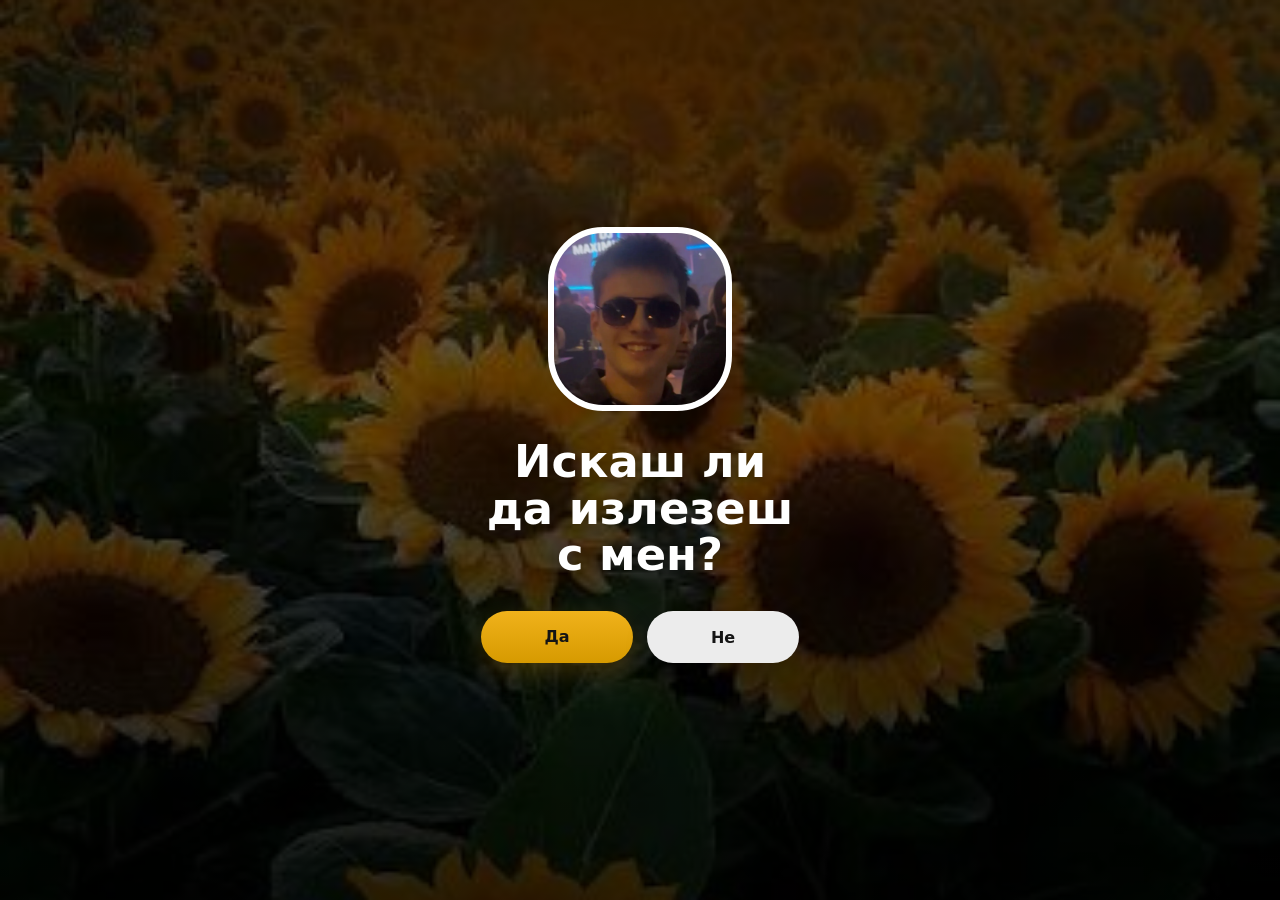
<file: index.html>
<!DOCTYPE html>
<html lang="bg">
<head>
  <meta charset="UTF-8">
  <meta name="viewport" content="width=device-width, initial-scale=1.0, viewport-fit=cover">
  <meta name="theme-color" content="#d69a00">
  <title>Искаш ли да излезеш с мен?</title>
  <link rel="stylesheet" href="style.css">
</head>
<body data-page="home">
  <!-- Fixed romantic background -->
  <div class="background-layer" aria-hidden="true"></div>

  <!-- First page content -->
  <main class="page page-center home-page">
    <section class="home-card animate-in" aria-labelledby="home-title">
      <img class="profile-photo" src="assets/me.png" alt="Моя снимка">

      <h1 id="home-title">Искаш ли да излезеш с мен?</h1>

      <div class="button-zone" aria-label="Избор">
        <button class="button button-primary yes-button" type="button">
          Да
        </button>
        <button class="button button-secondary no-button" type="button" aria-label="Не">
          Не
        </button>
      </div>
    </section>
  </main>

  <script src="script.js"></script>
</body>
</html>
</file>
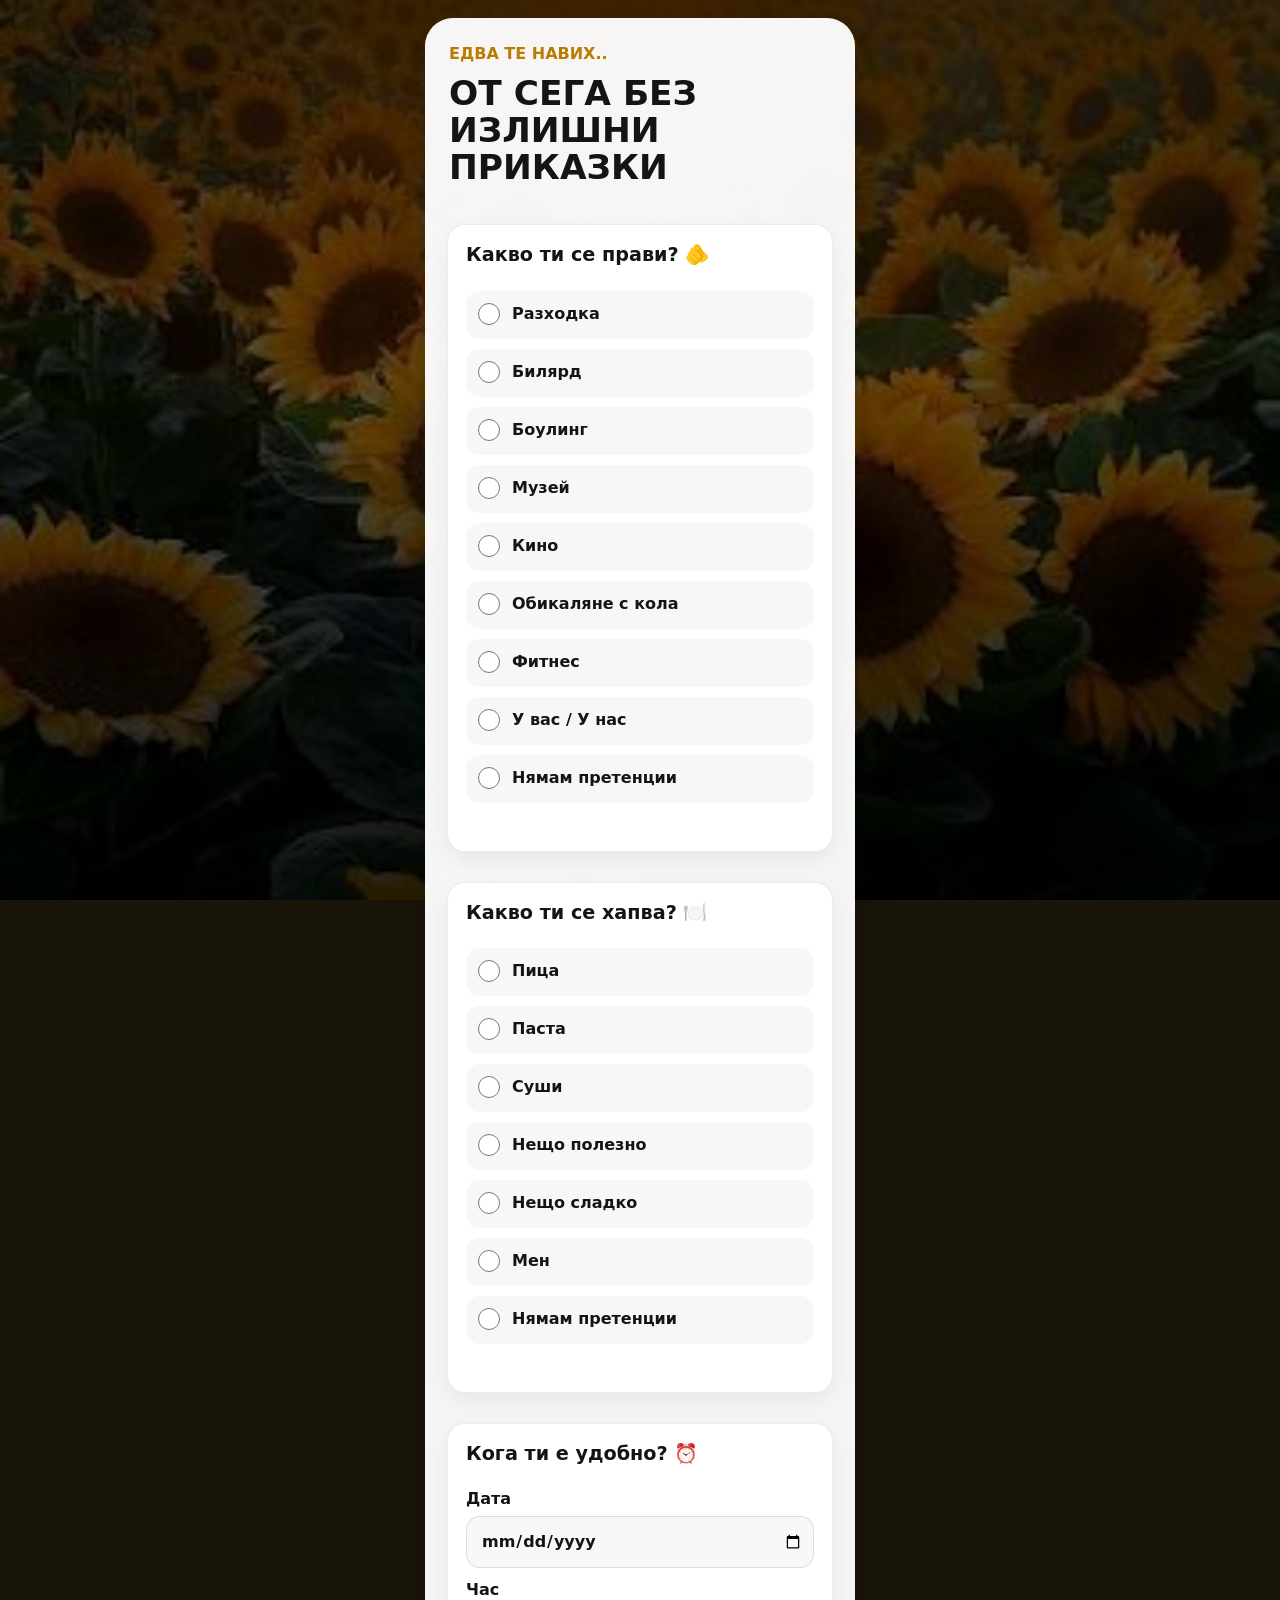
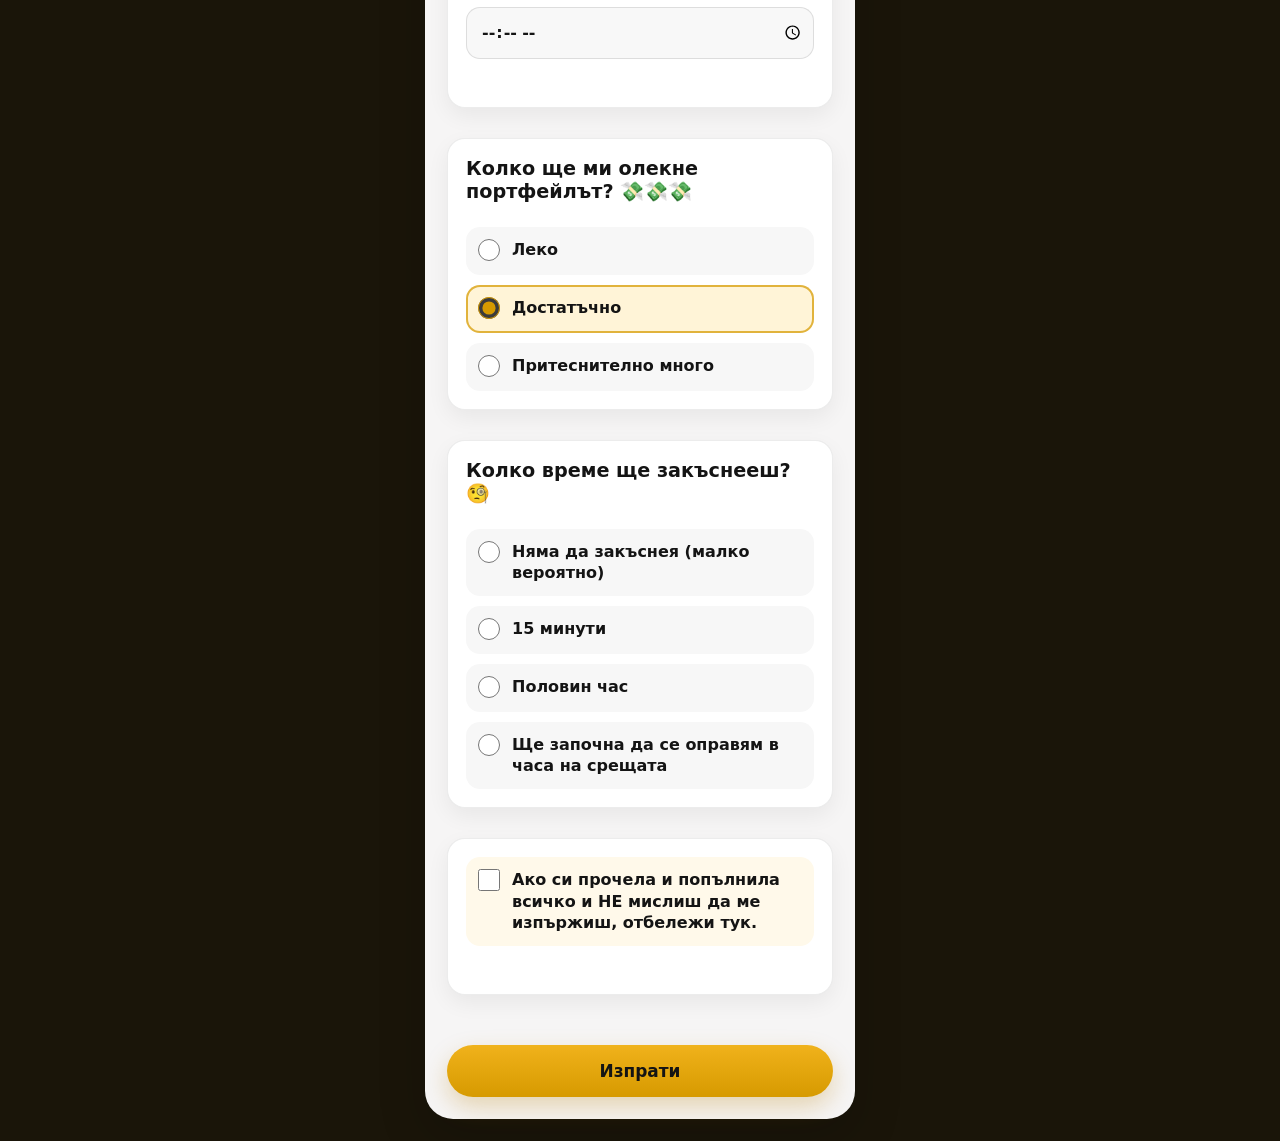
<file: form.html>
<!DOCTYPE html>
<html lang="bg">
<head>
  <meta charset="UTF-8">
  <meta name="viewport" content="width=device-width, initial-scale=1.0, viewport-fit=cover">
  <meta name="theme-color" content="#d69a00">
  <title>Само още няколко нещица</title>
  <link rel="stylesheet" href="style.css">
</head>
<body data-page="form">
  <!-- Fixed romantic background -->
  <div class="background-layer" aria-hidden="true"></div>

  <!-- Form page content -->
  <main class="page form-page">
    <section class="form-card animate-in" aria-labelledby="form-title">
      <header class="form-header">
        <p class="form-kicker">Едва те навих..</p>
        <h1 id="form-title">ОТ СЕГА БЕЗ ИЗЛИШНИ ПРИКАЗКИ </h1>
      </header>

      <form id="date-form" action="https://api.web3forms.com/submit" method="POST" novalidate>
        <input type="hidden" name="access_key" value="8707fc64-793f-4a68-8274-8995b80c4cbd">
        <input type="hidden" name="subject" value="Нова среща със Симонка">
        <input type="hidden" name="from_name" value="Date Website">

        <!-- Question 1 -->
        <fieldset class="question" data-field-group="Activity">
          <legend>Какво ти се прави? 🫵</legend>
          <div class="option-list">
            <label class="radio-option">
              <input type="radio" name="Activity" value="Разходка" required>
              <span>Разходка</span>
            </label>
            <label class="radio-option">
              <input type="radio" name="Activity" value="Билярд">
              <span>Билярд</span>
            </label>
            <label class="radio-option">
              <input type="radio" name="Activity" value="Боулинг">
              <span>Боулинг</span>
            </label>
            <label class="radio-option">
              <input type="radio" name="Activity" value="Музей">
              <span>Музей</span>
            </label>
            <label class="radio-option">
              <input type="radio" name="Activity" value="Кино">
              <span>Кино</span>
            </label>
            <label class="radio-option">
              <input type="radio" name="Activity" value="Обикаляне с колата">
              <span>Обикаляне с кола</span>
            </label>
            <label class="radio-option">
              <input type="radio" name="Activity" value="Терапия за двойки??">
              <span>Фитнес</span>
            </label>
            <label class="radio-option">
              <input type="radio" name="Activity" value="У вас / У нас">
              <span>У вас / У нас</span>
            </label>
            <label class="radio-option">
              <input type="radio" name="Activity" value="Изненада">
              <span>Нямам претенции</span>
            </label>
          </div>
          <p class="error-message" id="activity-error" role="alert"></p>
        </fieldset>

        <!-- Question 2 -->
        <fieldset class="question" data-field-group="Food">
          <legend>Какво ти се хапва? 🍽️</legend>
          <div class="option-list">
            <label class="radio-option">
              <input type="radio" name="Food" value="Пица" required>
              <span>Пица</span>
            </label>
            <label class="radio-option">
              <input type="radio" name="Food" value="Паста">
              <span>Паста</span>
            </label>
            <label class="radio-option">
              <input type="radio" name="Food" value="Суши">
              <span>Суши</span>
            </label>
            <label class="radio-option">
              <input type="radio" name="Food" value="Нещо полезно">
              <span>Нещо полезно</span>
            </label>
            <label class="radio-option">
              <input type="radio" name="Food" value="Нещо сладко">
              <span>Нещо сладко</span>
            </label>
            <label class="radio-option">
              <input type="radio" name="Food" value="Нямам претенции">
              <span>Мен</span>
            </label>
            <label class="radio-option">
              <input type="radio" name="Food" value="Нямам претенции">
              <span>Нямам претенции</span>
            </label>
          </div>
          <p class="error-message" id="food-error" role="alert"></p>
        </fieldset>

        <!-- Question 3 -->
        <fieldset class="question">
          <legend>Кога ти е удобно? ⏰</legend>
          <div class="date-time-grid">
            <label class="field-label" for="date-field">
              <span>Дата</span>
              <input id="date-field" type="date" name="Date" required>
            </label>
            <label class="field-label" for="time-field">
              <span>Час</span>
              <input id="time-field" type="time" name="Time" required>
            </label>
          </div>
          <p class="error-message" id="datetime-error" role="alert"></p>
        </fieldset>

        <!-- Wallet question -->
        <fieldset class="question wallet-question" data-field-group="Wallet">
          <legend>Колко ще ми олекне портфейлът? 💸💸💸</legend>
          <div class="option-list">
            <label class="radio-option">
              <input type="radio" name="Wallet" value="Леко">
              <span>Леко</span>
            </label>
            <label class="radio-option">
              <input type="radio" name="Wallet" value="Достатъчно" checked>
              <span>Достатъчно</span>
            </label>
            <label class="radio-option">
              <input type="radio" name="Wallet" value="Започваш да ме притесняваш">
              <span>Притеснително много</span>
            </label>
          </div>
        </fieldset>

        <!-- Optional delay question -->
        <fieldset class="question" data-field-group="Delay">
          <legend>Колко време ще закъснееш? 🧐</legend>
          <div class="option-list">
            <label class="radio-option">
              <input type="radio" name="Delay" value="Няма да закъснея">
              <span>Няма да закъснея (малко вероятно)</span>
            </label>
            <label class="radio-option">
              <input type="radio" name="Delay" value="5 минути">
              <span>15 минути</span>
            </label>
            <label class="radio-option">
              <input type="radio" name="Delay" value="Половин час">
              <span>Половин час</span>
            </label>
            <label class="radio-option">
              <input type="radio" name="Delay" value="Ще пиша &quot;идвам&quot; докато още съм вкъщи">
              <span>Ще започна да се оправям в часа на срещата</span>
            </label>
          </div>
        </fieldset>

        <!-- Required confirmation -->
        <fieldset class="question confirmation-question">
          <label class="checkbox-option">
            <input id="confirm-field" type="checkbox" name="Checkbox state" value="Отбелязано" required>
            <span>Ако си прочела и попълнила всичко и НЕ мислиш да ме изпържиш, отбележи тук.</span>
          </label>
          <p class="error-message" id="confirm-error" role="alert"></p>
        </fieldset>

        <p class="form-status" id="form-status" role="status" aria-live="polite"></p>

        <button class="button button-primary submit-button" type="submit">
          Изпрати
        </button>
      </form>
    </section>
  </main>

  <script src="script.js"></script>
  <script src="form.js"></script>
</body>
</html>
</file>
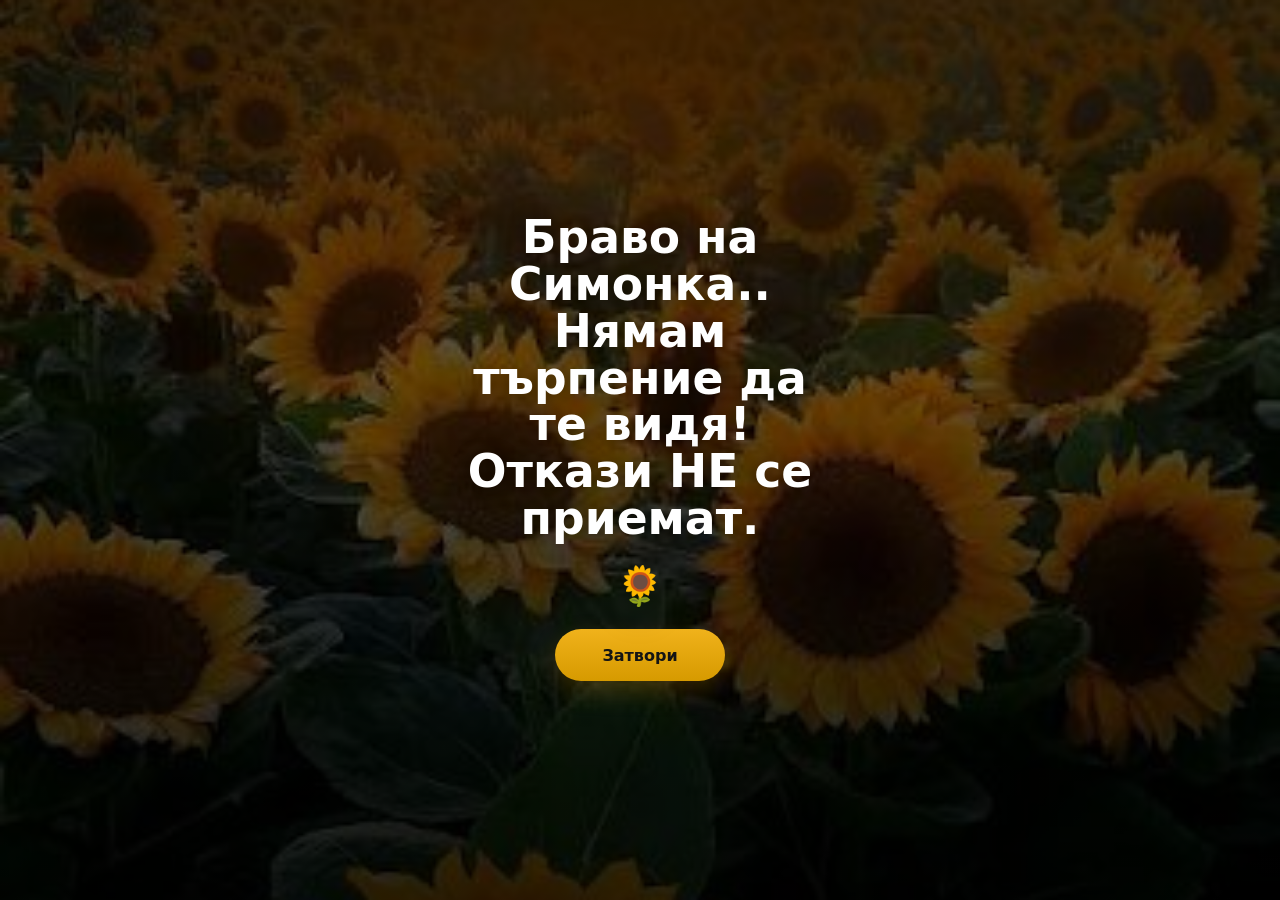
<file: success.html>
<!DOCTYPE html>
<html lang="bg">
<head>
  <meta charset="UTF-8">
  <meta name="viewport" content="width=device-width, initial-scale=1.0, viewport-fit=cover">
  <meta name="theme-color" content="#d69a00">
  <title>Нямам търпение!</title>
  <link rel="stylesheet" href="style.css">
</head>
<body data-page="success">
  <!-- Fixed romantic background -->
  <div class="background-layer" aria-hidden="true"></div>

  <!-- Success page content -->
  <main class="page page-center success-page">
    <section class="success-content animate-in" aria-labelledby="success-title">
      <h1 id="success-title">Браво на Симонка.. Нямам търпение да те видя! Откази НЕ се приемат.</h1>
      <div class="sunflower" aria-hidden="true">🌻</div>
      <button class="button button-primary close-button" type="button">
        Затвори
      </button>
    </section>
  </main>

  <script src="script.js"></script>
</body>
</html>
</file>
<file: style.css>
:root {
  --sunflower: #d69a00;
  --sunflower-dark: #b77d00;
  --sunflower-soft: #ffe4a3;
  --white: #ffffff;
  --light-gray: #ececec;
  --black: #141414;
  --muted: #626262;
  --danger: #b3261e;
  --success: #326b38;
  --shadow-soft: 0 18px 48px rgba(0, 0, 0, 0.18);
  --shadow-button: 0 10px 24px rgba(183, 125, 0, 0.28);
  --radius-lg: 28px;
  --radius-md: 18px;
  --radius-sm: 14px;
  --page-padding: max(20px, env(safe-area-inset-left));
  --ease-premium: cubic-bezier(0.22, 1, 0.36, 1);
}

* {
  box-sizing: border-box;
}

html {
  min-height: 100%;
  background: #1a1509;
  overflow-x: hidden;
}

body {
  min-height: 100dvh;
  margin: 0;
  color: var(--black);
  font-family: ui-rounded, "SF Pro Rounded", "Avenir Next", system-ui, -apple-system, BlinkMacSystemFont, "Segoe UI", sans-serif;
  overflow-x: hidden;
  -webkit-font-smoothing: antialiased;
  text-rendering: optimizeLegibility;
}

button,
input {
  font: inherit;
  min-width: 0;
}

button {
  -webkit-tap-highlight-color: transparent;
}

/* Shared sunflower background */
.background-layer,
.background-layer::before,
.background-layer::after {
  position: fixed;
  inset: 0;
  pointer-events: none;
}

.background-layer {
  z-index: -2;
  background: #161208;
}

.background-layer::before {
  content: "";
  z-index: -2;
  background-image: url("assets/background.jpeg");
  background-position: center;
  background-size: cover;
  background-repeat: no-repeat;
}

.background-layer::after {
  content: "";
  z-index: -1;
  background:
    linear-gradient(180deg, rgba(0, 0, 0, 0.66), rgba(0, 0, 0, 0.38) 42%, rgba(0, 0, 0, 0.72)),
    rgba(0, 0, 0, 0.24);
}

/* Shared page shell and animations */
.page {
  position: relative;
  z-index: 1;
  width: 100%;
  min-height: 100dvh;
  padding: calc(18px + env(safe-area-inset-top)) 20px calc(22px + env(safe-area-inset-bottom));
}

.page-center {
  display: grid;
  place-items: center;
}

.animate-in {
  animation: fadeSlideUp 720ms var(--ease-premium) both;
}

body.page-exit .animate-in,
body.page-exit .form-card,
body.page-exit .success-content {
  animation: pageFadeOut 260ms ease both;
}

@keyframes fadeSlideUp {
  from {
    opacity: 0;
    transform: translateY(18px) scale(0.98);
  }
  to {
    opacity: 1;
    transform: translateY(0) scale(1);
  }
}

@keyframes pageFadeOut {
  to {
    opacity: 0;
    transform: translateY(8px) scale(0.98);
  }
}

@keyframes sunflowerFloat {
  0%,
  100% {
    transform: translateY(0) rotate(-7deg) scale(1);
  }
  50% {
    transform: translateY(-8px) rotate(8deg) scale(1.08);
  }
}

/* Buttons */
.button {
  min-height: 52px;
  border: 0;
  border-radius: 999px;
  padding: 14px 26px;
  font-weight: 800;
  font-size: 1rem;
  letter-spacing: 0;
  cursor: pointer;
  touch-action: manipulation;
  transition:
    transform 240ms var(--ease-premium),
    box-shadow 240ms var(--ease-premium),
    background-color 240ms ease,
    opacity 220ms ease;
}

.button:active {
  transform: translateY(2px) scale(0.98);
}

.button:focus-visible {
  outline: 3px solid rgba(255, 255, 255, 0.85);
  outline-offset: 4px;
}

.button-primary {
  color: var(--black);
  background: linear-gradient(180deg, #f0b21b 0%, var(--sunflower) 100%);
  box-shadow: var(--shadow-button);
}

.button-secondary {
  color: var(--black);
  background: var(--light-gray);
  box-shadow: 0 10px 24px rgba(0, 0, 0, 0.16);
}

@media (hover: hover) {
  .button:hover {
    transform: translateY(-2px);
  }
}

/* First page */
.home-card {
  width: min(100%, 360px);
  display: grid;
  justify-items: center;
  text-align: center;
}

.profile-photo {
  width: clamp(162px, 48vw, 184px);
  aspect-ratio: 1;
  border-radius: 30%;
  border: 6px solid var(--white);
  object-fit: cover;
  background: var(--light-gray);
  box-shadow: var(--shadow-soft);
  animation: profileGlow 3.8s ease-in-out infinite;
}

@keyframes profileGlow {
  0%,
  100% {
    box-shadow: 0 18px 48px rgba(0, 0, 0, 0.22), 0 0 0 0 rgba(255, 220, 127, 0);
  }
  50% {
    box-shadow: 0 18px 48px rgba(0, 0, 0, 0.22), 0 0 0 10px rgba(255, 220, 127, 0.14);
  }
}

.home-card h1 {
  max-width: 330px;
  margin: 28px 0 26px;
  color: var(--white);
  font-size: clamp(2.05rem, 9vw, 2.8rem);
  line-height: 1.04;
  font-weight: 800;
  letter-spacing: 0;
  text-shadow: 0 3px 18px rgba(0, 0, 0, 0.38);
}

.button-zone {
  position: relative;
  width: min(100%, 318px);
  min-height: 64px;
  display: grid;
  grid-template-columns: 1fr 1fr;
  gap: 14px;
  align-items: center;
}

.yes-button,
.no-button {
  width: 100%;
}

.yes-button {
  --yes-scale: 1;
  transform: scale(var(--yes-scale));
  transform-origin: center;
}

.yes-button.yes-growing {
  box-shadow: 0 18px 34px rgba(214, 154, 0, 0.42);
}

.no-button {
  z-index: 5;
  will-change: transform, left, top, opacity;
}

.no-button.is-running {
  position: fixed;
  width: 92px;
  transition:
    left 330ms var(--ease-premium),
    top 330ms var(--ease-premium),
    transform 330ms var(--ease-premium),
    opacity 220ms ease;
}

.no-button.is-tiny {
  width: 36px;
  min-height: 36px;
  padding: 0;
  font-size: 0.68rem;
}

.no-button.is-gone {
  opacity: 0;
  pointer-events: none;
  transform: scale(0) rotate(540deg);
}

/* Form page */
.form-page {
  display: flex;
  align-items: flex-start;
  justify-content: center;
  padding-top: calc(18px + env(safe-area-inset-top));
}

.form-card {
  width: min(100%, 430px);
  margin: 0 auto;
  border-radius: var(--radius-lg);
  padding: 22px;
  background: rgba(255, 255, 255, 0.96);
  box-shadow: var(--shadow-soft);
  animation: fadeSlideUp 720ms var(--ease-premium) both;
}

.form-header {
  padding: 4px 2px 18px;
}

.form-kicker {
  margin: 0 0 12px;
  color: var(--sunflower-dark);
  font-size: 1rem;
  font-weight: 800;
  text-transform: uppercase;
}

.form-header h1 {
  margin: 0 0 20px 0;
  font-size: clamp(1.72rem, 7.6vw, 2.15rem);
  line-height: 1.08;
  letter-spacing: 0;
}

.question {
  min-width: 0;
  margin: 0 0 30px;
  padding: 18px;
  border: 1px solid rgba(20, 20, 20, 0.08);
  border-radius: var(--radius-md);
  background: #ffffff;
  box-shadow: 0 8px 22px rgba(0, 0, 0, 0.06);
}

.question legend {
  display: block;
  float: left;
  width: 100%;
  margin: 0;
  padding: 0 0 24px;
  font-size: 1.2rem;
  font-weight: 800;
  line-height: 1.2;
}

.question legend + * {
  clear: both;
}

.option-list {
  display: grid;
  gap: 10px;
}

.radio-option,
.checkbox-option,
.field-label {
  color: var(--black);
}

.radio-option,
.checkbox-option {
  display: flex;
  align-items: flex-start;
  gap: 12px;
  min-height: 48px;
  border-radius: var(--radius-sm);
  padding: 12px;
  background: #f7f7f7;
  font-weight: 700;
  line-height: 1.35;
  transition:
    background-color 220ms ease,
    box-shadow 220ms ease,
    transform 220ms var(--ease-premium);
}

.radio-option:has(input:checked),
.checkbox-option:has(input:checked) {
  background: #fff4d7;
  box-shadow: inset 0 0 0 2px rgba(214, 154, 0, 0.72);
}

.radio-option:active,
.checkbox-option:active {
  transform: scale(0.99);
}

.radio-option input,
.checkbox-option input {
  flex: 0 0 auto;
  width: 22px;
  height: 22px;
  margin: 0;
  accent-color: var(--sunflower);
}

.date-time-grid {
  display: grid;
  gap: 12px;
}

.field-label {
  display: grid;
  gap: 8px;
  font-weight: 800;
}

.field-label input {
  width: 100%;
  max-width: 100%;
  min-width: 0;
  min-height: 52px;
  border: 1px solid rgba(20, 20, 20, 0.14);
  border-radius: var(--radius-sm);
  padding: 12px 14px;
  color: var(--black);
  background: #f8f8f8;
  font-size: 1rem;
  transition:
    border-color 220ms ease,
    box-shadow 220ms ease,
    background-color 220ms ease;
}

.field-label input[type="date"],
.field-label input[type="time"] {
  display: block;
  overflow: hidden;
  padding-right: 12px;
  line-height: 1.2;
  white-space: nowrap;
  text-overflow: ellipsis;
  -webkit-appearance: none;
  appearance: none;
  background-clip: padding-box;
  color-scheme: light;
}

.field-label input[type="date"]::-webkit-date-and-time-value,
.field-label input[type="time"]::-webkit-date-and-time-value {
  min-width: 0;
  max-width: 100%;
  text-align: left;
  overflow: hidden;
  text-overflow: ellipsis;
}

.field-label input[type="date"]::-webkit-calendar-picker-indicator,
.field-label input[type="time"]::-webkit-calendar-picker-indicator {
  margin-left: 4px;
  padding: 0;
}

.field-label input:focus {
  outline: 0;
  border-color: var(--sunflower);
  background: #ffffff;
  box-shadow: 0 0 0 4px rgba(214, 154, 0, 0.18);
}

.confirmation-question {
  margin-bottom: 18px;
}

.checkbox-option {
  background: #fff9ea;
}

.error-message,
.form-status {
  min-height: 20px;
  margin: 10px 2px 0;
  font-size: 0.9rem;
  font-weight: 700;
  line-height: 1.35;
}

.error-message {
  color: var(--danger);
}

.form-status {
  color: var(--muted);
  text-align: center;
}

.form-status.is-error {
  color: var(--danger);
}

.form-status.is-success {
  color: var(--success);
}

.is-invalid {
  box-shadow: inset 0 0 0 2px rgba(179, 38, 30, 0.46);
}

.submit-button {
  width: 100%;
  margin-top: 12px;
  font-size: 1.06rem;
}

.submit-button:disabled {
  cursor: wait;
  opacity: 0.72;
}

/* Success page */
.success-content {
  width: min(100%, 360px);
  display: grid;
  justify-items: center;
  gap: 20px;
  text-align: center;
}

.success-content h1 {
  margin: 0;
  color: var(--white);
  font-size: clamp(2rem, 10vw, 2.85rem);
  line-height: 1.03;
  font-weight: 800;
  letter-spacing: 0;
  text-shadow: 0 3px 18px rgba(0, 0, 0, 0.42);
}

.sunflower {
  font-size: 2.4rem;
  filter: drop-shadow(0 8px 18px rgba(0, 0, 0, 0.24));
  animation: sunflowerFloat 1.8s ease-in-out infinite;
}

.close-button {
  min-width: 170px;
}

/* Small phone refinements */
@media (max-width: 360px) {
  .page {
    padding-left: 16px;
    padding-right: 16px;
  }

  .button-zone {
    gap: 10px;
  }

  .button {
    padding-left: 20px;
    padding-right: 20px;
  }

  .form-card {
    padding: 16px;
    border-radius: 24px;
  }

  .question {
    padding: 15px;
  }
}

@media (prefers-reduced-motion: reduce) {
  *,
  *::before,
  *::after {
    scroll-behavior: auto !important;
    animation-duration: 1ms !important;
    animation-iteration-count: 1 !important;
    transition-duration: 1ms !important;
  }
}
</file>
